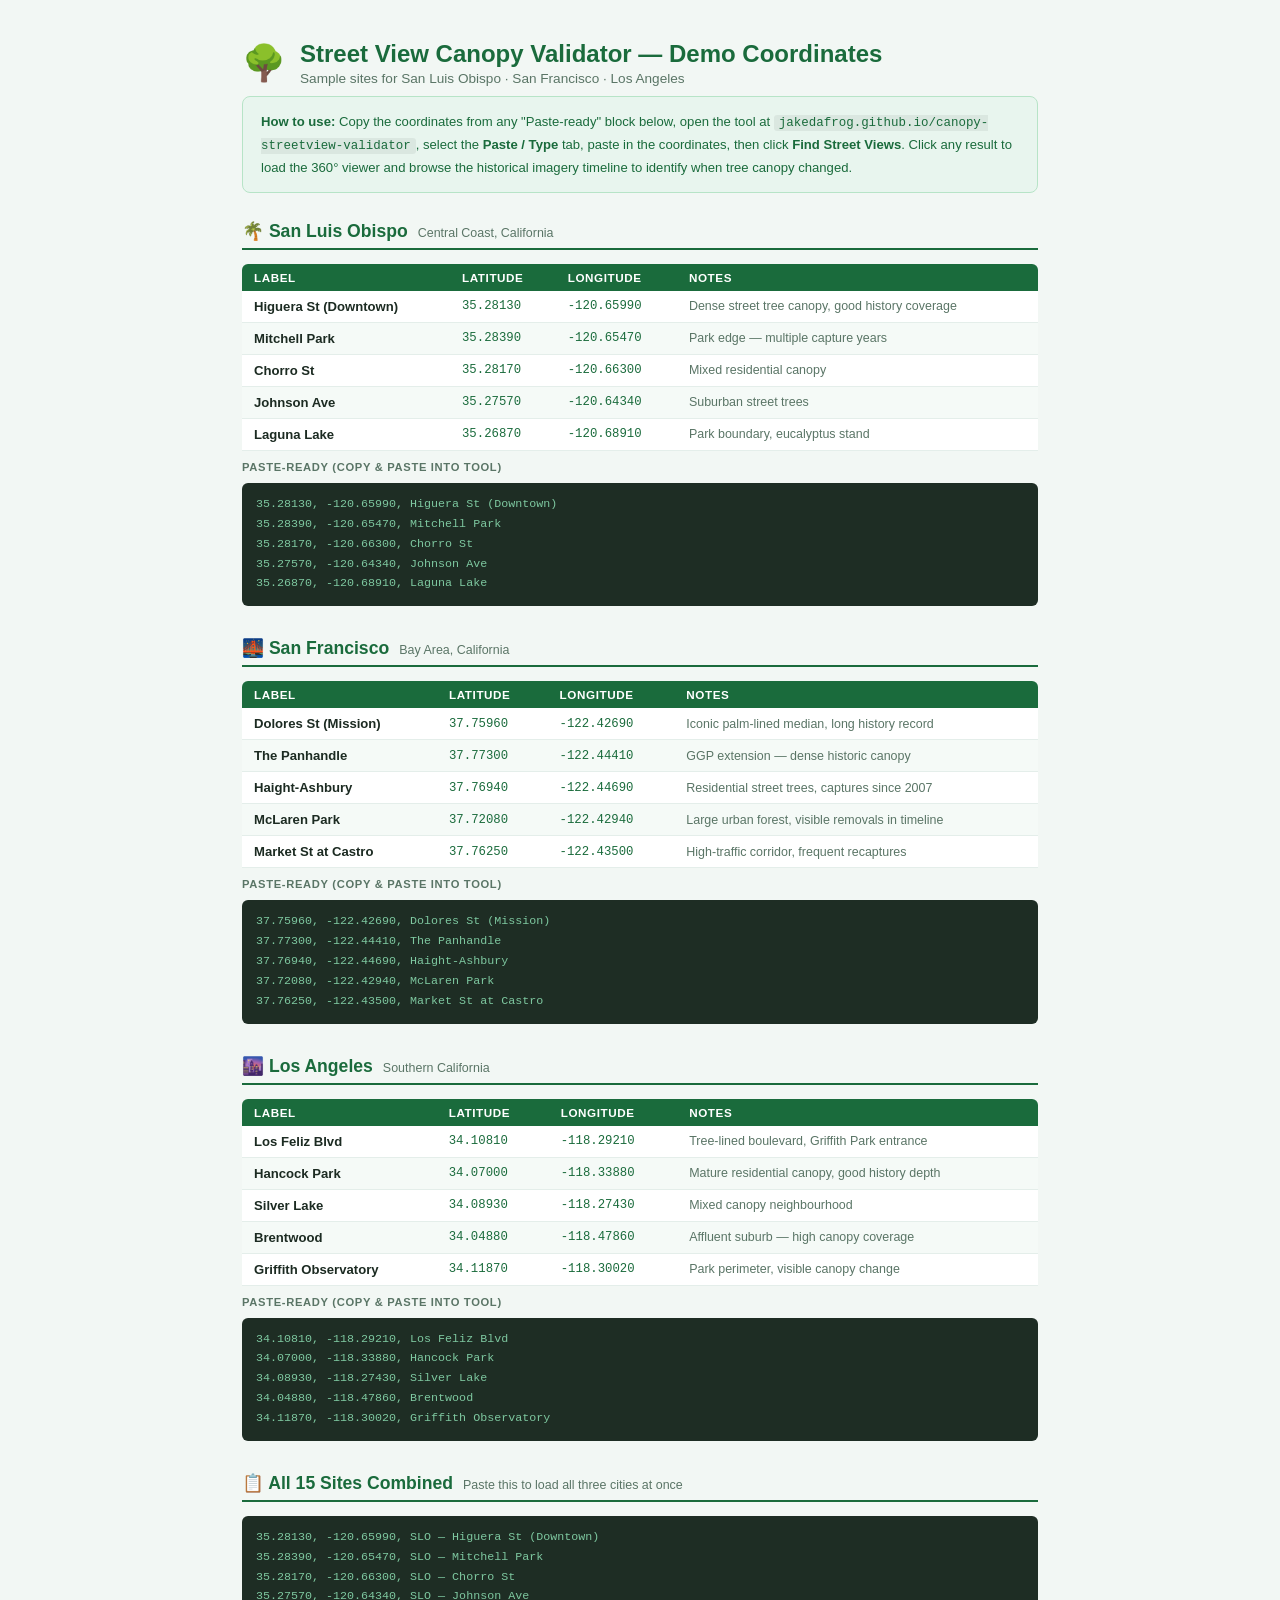
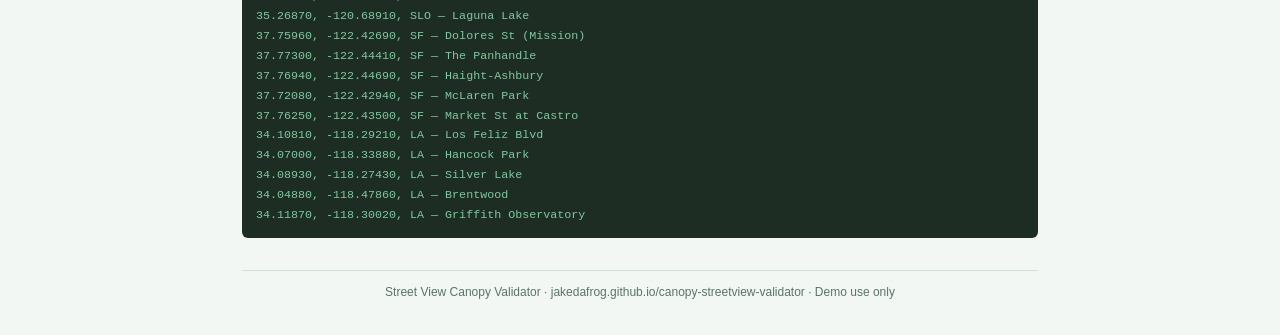
<file: demo_coordinates.html>
<!DOCTYPE html>
<html lang="en">
<head>
  <meta charset="UTF-8">
  <title>Demo Coordinates — Street View Canopy Validator</title>
  <style>
    /* ── Screen styles ── */
    * { box-sizing: border-box; margin: 0; padding: 0; }

    body {
      font-family: -apple-system, BlinkMacSystemFont, 'Segoe UI', Helvetica, Arial, sans-serif;
      background: #f2f7f4;
      color: #1c2b22;
      padding: 40px 32px;
      max-width: 860px;
      margin: 0 auto;
    }

    header {
      display: flex;
      align-items: center;
      gap: 14px;
      margin-bottom: 10px;
    }

    .logo { font-size: 2.2rem; }

    .title-block h1 {
      font-size: 1.5rem;
      font-weight: 700;
      color: #1a6b3c;
    }

    .title-block p {
      font-size: 0.85rem;
      color: #5a7566;
      margin-top: 3px;
    }

    .instructions {
      background: #e8f5ee;
      border: 1px solid #b7e4c7;
      border-radius: 8px;
      padding: 14px 18px;
      font-size: 0.82rem;
      color: #1a6b3c;
      margin-bottom: 28px;
      line-height: 1.6;
    }

    .instructions strong { font-weight: 700; }

    .instructions code {
      font-family: 'SF Mono', 'Fira Code', Consolas, monospace;
      background: rgba(0,0,0,.06);
      padding: 1px 5px;
      border-radius: 3px;
      font-size: 0.78rem;
    }

    /* ── City section ── */
    .city {
      margin-bottom: 32px;
      break-inside: avoid;
    }

    .city-header {
      display: flex;
      align-items: baseline;
      gap: 10px;
      border-bottom: 2px solid #1a6b3c;
      padding-bottom: 6px;
      margin-bottom: 14px;
    }

    .city-header h2 {
      font-size: 1.1rem;
      font-weight: 700;
      color: #1a6b3c;
    }

    .city-header .region {
      font-size: 0.78rem;
      color: #5a7566;
      font-weight: 500;
    }

    /* ── Coordinate table ── */
    table {
      width: 100%;
      border-collapse: collapse;
      font-size: 0.82rem;
    }

    thead th {
      background: #1a6b3c;
      color: #fff;
      text-align: left;
      padding: 7px 12px;
      font-size: 0.73rem;
      text-transform: uppercase;
      letter-spacing: .05em;
      font-weight: 600;
    }

    thead th:first-child { border-radius: 6px 0 0 0; }
    thead th:last-child  { border-radius: 0 6px 0 0; }

    tbody tr:nth-child(odd)  { background: #fff; }
    tbody tr:nth-child(even) { background: #f5faf7; }

    tbody tr:hover { background: #e8f5ee; }

    td {
      padding: 8px 12px;
      border-bottom: 1px solid #e4eeea;
      vertical-align: middle;
    }

    td.label   { font-weight: 600; color: #1c2b22; }
    td.coords  { font-family: 'SF Mono', 'Fira Code', Consolas, monospace; font-size: 0.77rem; color: #1a6b3c; white-space: nowrap; }
    td.note    { color: #5a7566; font-size: 0.78rem; }

    /* ── Paste-ready block ── */
    .paste-block {
      margin-top: 10px;
      background: #1e2d24;
      border-radius: 6px;
      padding: 12px 14px;
      font-family: 'SF Mono', 'Fira Code', Consolas, monospace;
      font-size: 0.73rem;
      color: #7ec8a0;
      line-height: 1.7;
      white-space: pre;
      overflow-x: auto;
    }

    .paste-label {
      font-size: 0.7rem;
      color: #5a7566;
      font-weight: 600;
      text-transform: uppercase;
      letter-spacing: .06em;
      margin-top: 10px;
      margin-bottom: 4px;
    }

    /* ── Footer ── */
    footer {
      margin-top: 32px;
      padding-top: 14px;
      border-top: 1px solid #cfe0d8;
      font-size: 0.75rem;
      color: #5a7566;
      text-align: center;
    }

    /* ── Print styles ── */
    @media print {
      body { background: #fff; padding: 20px 24px; }
      .instructions { background: #f0faf4; }
      tbody tr:hover { background: inherit; }
      .paste-block { color: #2d9e5e; background: #f5faf7; border: 1px solid #cfe0d8; }
      .city { page-break-inside: avoid; }
    }
  </style>
</head>
<body>

  <header>
    <div class="logo">🌳</div>
    <div class="title-block">
      <h1>Street View Canopy Validator — Demo Coordinates</h1>
      <p>Sample sites for San Luis Obispo · San Francisco · Los Angeles</p>
    </div>
  </header>

  <div class="instructions">
    <strong>How to use:</strong> Copy the coordinates from any "Paste-ready" block below,
    open the tool at <code>jakedafrog.github.io/canopy-streetview-validator</code>,
    select the <strong>Paste / Type</strong> tab, paste in the coordinates, then click
    <strong>Find Street Views</strong>. Click any result to load the 360° viewer and browse
    the historical imagery timeline to identify when tree canopy changed.
  </div>

  <!-- ══════════════════════════════════════════════════════
       SAN LUIS OBISPO
       ══════════════════════════════════════════════════════ -->
  <div class="city">
    <div class="city-header">
      <h2>🌴 San Luis Obispo</h2>
      <span class="region">Central Coast, California</span>
    </div>

    <table>
      <thead>
        <tr>
          <th>Label</th>
          <th>Latitude</th>
          <th>Longitude</th>
          <th>Notes</th>
        </tr>
      </thead>
      <tbody>
        <tr>
          <td class="label">Higuera St (Downtown)</td>
          <td class="coords">35.28130</td>
          <td class="coords">-120.65990</td>
          <td class="note">Dense street tree canopy, good history coverage</td>
        </tr>
        <tr>
          <td class="label">Mitchell Park</td>
          <td class="coords">35.28390</td>
          <td class="coords">-120.65470</td>
          <td class="note">Park edge — multiple capture years</td>
        </tr>
        <tr>
          <td class="label">Chorro St</td>
          <td class="coords">35.28170</td>
          <td class="coords">-120.66300</td>
          <td class="note">Mixed residential canopy</td>
        </tr>
        <tr>
          <td class="label">Johnson Ave</td>
          <td class="coords">35.27570</td>
          <td class="coords">-120.64340</td>
          <td class="note">Suburban street trees</td>
        </tr>
        <tr>
          <td class="label">Laguna Lake</td>
          <td class="coords">35.26870</td>
          <td class="coords">-120.68910</td>
          <td class="note">Park boundary, eucalyptus stand</td>
        </tr>
      </tbody>
    </table>

    <p class="paste-label">Paste-ready (copy &amp; paste into tool)</p>
    <div class="paste-block">35.28130, -120.65990, Higuera St (Downtown)
35.28390, -120.65470, Mitchell Park
35.28170, -120.66300, Chorro St
35.27570, -120.64340, Johnson Ave
35.26870, -120.68910, Laguna Lake</div>
  </div>

  <!-- ══════════════════════════════════════════════════════
       SAN FRANCISCO
       ══════════════════════════════════════════════════════ -->
  <div class="city">
    <div class="city-header">
      <h2>🌉 San Francisco</h2>
      <span class="region">Bay Area, California</span>
    </div>

    <table>
      <thead>
        <tr>
          <th>Label</th>
          <th>Latitude</th>
          <th>Longitude</th>
          <th>Notes</th>
        </tr>
      </thead>
      <tbody>
        <tr>
          <td class="label">Dolores St (Mission)</td>
          <td class="coords">37.75960</td>
          <td class="coords">-122.42690</td>
          <td class="note">Iconic palm-lined median, long history record</td>
        </tr>
        <tr>
          <td class="label">The Panhandle</td>
          <td class="coords">37.77300</td>
          <td class="coords">-122.44410</td>
          <td class="note">GGP extension — dense historic canopy</td>
        </tr>
        <tr>
          <td class="label">Haight-Ashbury</td>
          <td class="coords">37.76940</td>
          <td class="coords">-122.44690</td>
          <td class="note">Residential street trees, captures since 2007</td>
        </tr>
        <tr>
          <td class="label">McLaren Park</td>
          <td class="coords">37.72080</td>
          <td class="coords">-122.42940</td>
          <td class="note">Large urban forest, visible removals in timeline</td>
        </tr>
        <tr>
          <td class="label">Market St at Castro</td>
          <td class="coords">37.76250</td>
          <td class="coords">-122.43500</td>
          <td class="note">High-traffic corridor, frequent recaptures</td>
        </tr>
      </tbody>
    </table>

    <p class="paste-label">Paste-ready (copy &amp; paste into tool)</p>
    <div class="paste-block">37.75960, -122.42690, Dolores St (Mission)
37.77300, -122.44410, The Panhandle
37.76940, -122.44690, Haight-Ashbury
37.72080, -122.42940, McLaren Park
37.76250, -122.43500, Market St at Castro</div>
  </div>

  <!-- ══════════════════════════════════════════════════════
       LOS ANGELES
       ══════════════════════════════════════════════════════ -->
  <div class="city">
    <div class="city-header">
      <h2>🌆 Los Angeles</h2>
      <span class="region">Southern California</span>
    </div>

    <table>
      <thead>
        <tr>
          <th>Label</th>
          <th>Latitude</th>
          <th>Longitude</th>
          <th>Notes</th>
        </tr>
      </thead>
      <tbody>
        <tr>
          <td class="label">Los Feliz Blvd</td>
          <td class="coords">34.10810</td>
          <td class="coords">-118.29210</td>
          <td class="note">Tree-lined boulevard, Griffith Park entrance</td>
        </tr>
        <tr>
          <td class="label">Hancock Park</td>
          <td class="coords">34.07000</td>
          <td class="coords">-118.33880</td>
          <td class="note">Mature residential canopy, good history depth</td>
        </tr>
        <tr>
          <td class="label">Silver Lake</td>
          <td class="coords">34.08930</td>
          <td class="coords">-118.27430</td>
          <td class="note">Mixed canopy neighbourhood</td>
        </tr>
        <tr>
          <td class="label">Brentwood</td>
          <td class="coords">34.04880</td>
          <td class="coords">-118.47860</td>
          <td class="note">Affluent suburb — high canopy coverage</td>
        </tr>
        <tr>
          <td class="label">Griffith Observatory</td>
          <td class="coords">34.11870</td>
          <td class="coords">-118.30020</td>
          <td class="note">Park perimeter, visible canopy change</td>
        </tr>
      </tbody>
    </table>

    <p class="paste-label">Paste-ready (copy &amp; paste into tool)</p>
    <div class="paste-block">34.10810, -118.29210, Los Feliz Blvd
34.07000, -118.33880, Hancock Park
34.08930, -118.27430, Silver Lake
34.04880, -118.47860, Brentwood
34.11870, -118.30020, Griffith Observatory</div>
  </div>

  <!-- ══════════════════════════════════════════════════════
       ALL SITES COMBINED
       ══════════════════════════════════════════════════════ -->
  <div class="city">
    <div class="city-header">
      <h2>📋 All 15 Sites Combined</h2>
      <span class="region">Paste this to load all three cities at once</span>
    </div>
    <div class="paste-block">35.28130, -120.65990, SLO — Higuera St (Downtown)
35.28390, -120.65470, SLO — Mitchell Park
35.28170, -120.66300, SLO — Chorro St
35.27570, -120.64340, SLO — Johnson Ave
35.26870, -120.68910, SLO — Laguna Lake
37.75960, -122.42690, SF — Dolores St (Mission)
37.77300, -122.44410, SF — The Panhandle
37.76940, -122.44690, SF — Haight-Ashbury
37.72080, -122.42940, SF — McLaren Park
37.76250, -122.43500, SF — Market St at Castro
34.10810, -118.29210, LA — Los Feliz Blvd
34.07000, -118.33880, LA — Hancock Park
34.08930, -118.27430, LA — Silver Lake
34.04880, -118.47860, LA — Brentwood
34.11870, -118.30020, LA — Griffith Observatory</div>
  </div>

  <footer>
    Street View Canopy Validator · jakedafrog.github.io/canopy-streetview-validator · Demo use only
  </footer>

</body>
</html>
</file>
